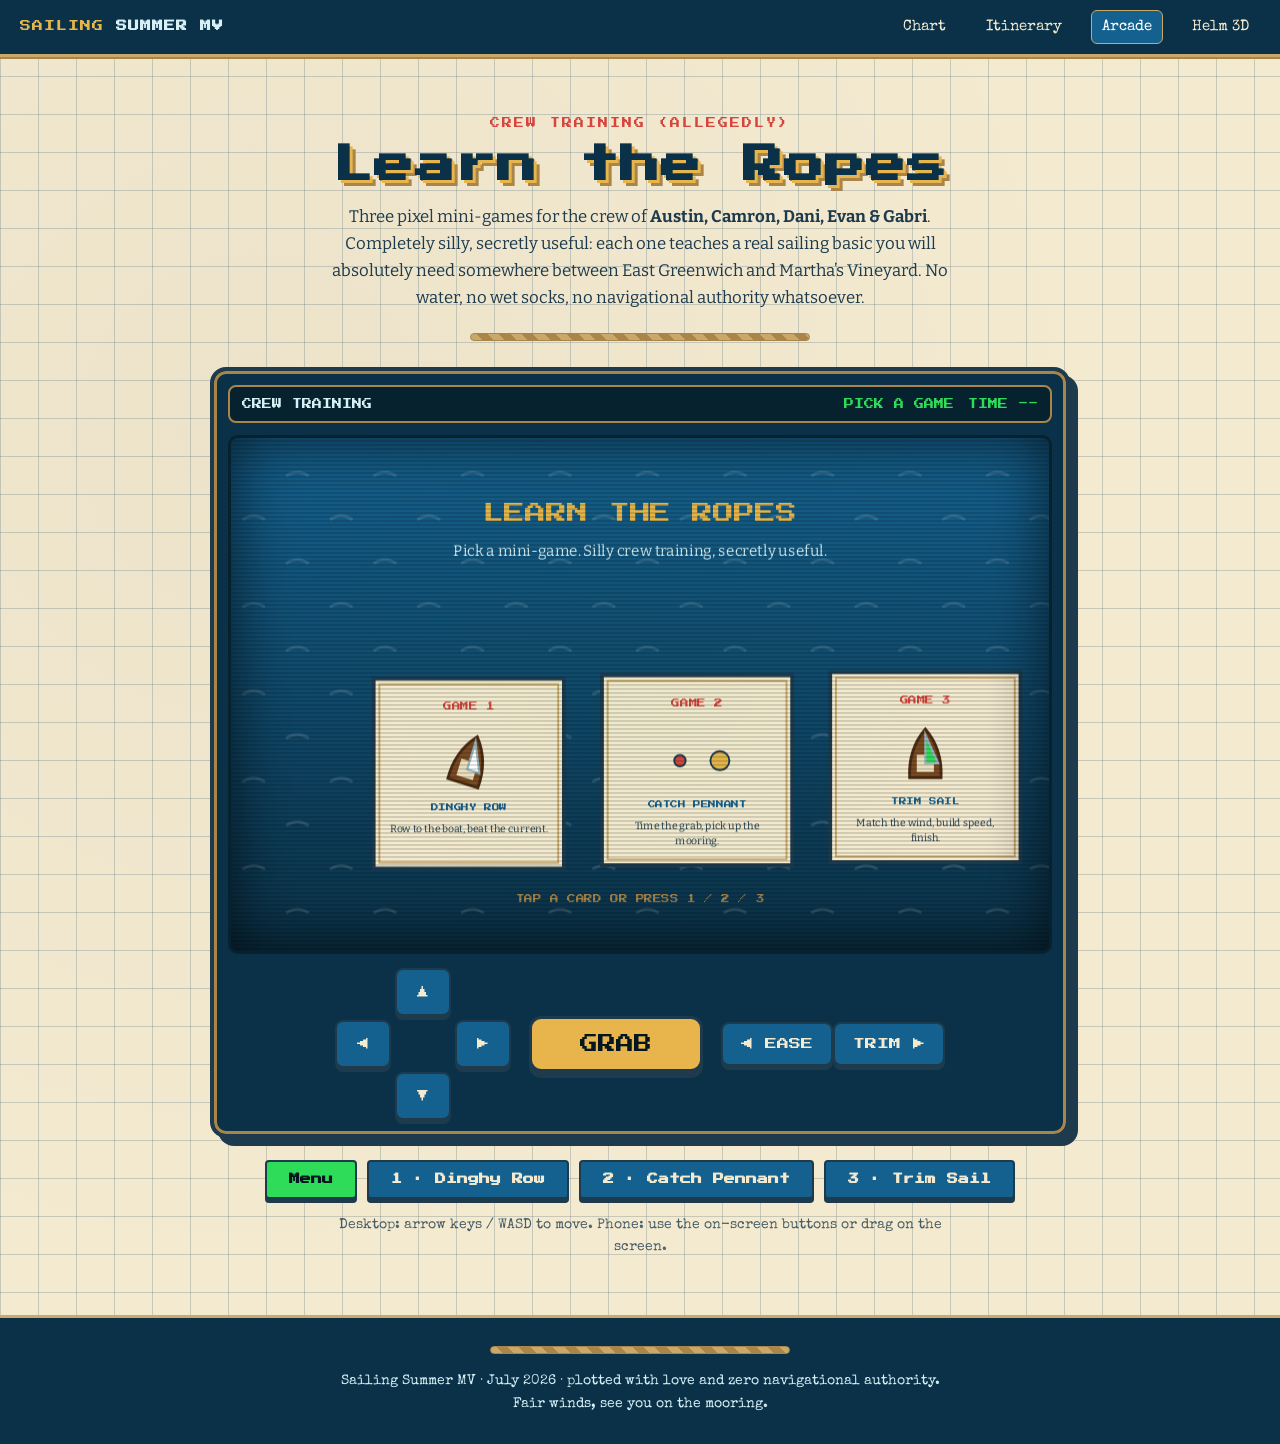
<file: arcade.html>
<!DOCTYPE html>
<html lang="en">
<head>
<meta charset="utf-8">
<meta name="viewport" content="width=device-width, initial-scale=1">
<title>Sailing Summer MV — Arcade: Learn the Ropes</title>
<meta name="description" content="Three silly retro-pixel mini-games that teach the crew real sailing basics: row the dinghy, catch the mooring pennant, and trim the sail.">
<link rel="stylesheet" href="css/chart.css">
<link rel="stylesheet" href="css/arcade.css">
</head>
<body>

<nav class="chart-nav">
  <a class="brand" href="index.html">SAILING <b>SUMMER MV</b></a>
  <span class="spacer"></span>
  <a class="navlink" href="index.html">Chart</a>
  <a class="navlink" href="index.html#itinerary">Itinerary</a>
  <a class="navlink active" href="arcade.html">Arcade</a>
  <a class="navlink" href="helm.html">Helm 3D</a>
</nav>

<!-- ===================== INTRO ===================== -->
<section class="section arcade-intro">
  <div class="wrap center">
    <p class="eyebrow">Crew Training (allegedly)</p>
    <h1 class="arcade-title">Learn the Ropes</h1>
    <p class="arcade-lede">
      Three pixel mini-games for the crew of <b>Austin, Camron, Dani, Evan
      &amp; Gabri</b>. Completely silly, secretly useful: each one teaches a
      real sailing basic you will absolutely need somewhere between East
      Greenwich and Martha&rsquo;s Vineyard. No water, no wet socks, no
      navigational authority whatsoever.
    </p>
    <div class="rope-rule" style="max-width:340px;margin:22px auto 0"></div>
  </div>
</section>

<!-- ===================== ARCADE ===================== -->
<section class="arcade-stage-section">
  <div class="wrap">
    <div class="arcade-cabinet">

      <!-- HUD bar -->
      <div class="hud" id="hud">
        <div class="hud-left">
          <span class="hud-game" id="hudGame">CREW TRAINING</span>
        </div>
        <div class="hud-right">
          <span class="hud-stat" id="hudScore">SCORE 0</span>
          <span class="hud-stat" id="hudTime">TIME --</span>
        </div>
      </div>

      <!-- The shared canvas -->
      <div class="screen-wrap">
        <canvas id="game" width="860" height="540" aria-label="Sailing arcade game screen"></canvas>
        <div class="scanlines" aria-hidden="true"></div>
      </div>

      <!-- Touch / on-screen controls (shown per game) -->
      <div class="controls" id="controls" aria-hidden="false">

        <!-- D-pad (Game 1) -->
        <div class="ctl-group dpad" id="ctlDpad" hidden>
          <button class="pad up"    data-dir="up"    aria-label="Row up">&#9650;</button>
          <button class="pad left"  data-dir="left"  aria-label="Row left">&#9664;</button>
          <button class="pad right" data-dir="right" aria-label="Row right">&#9654;</button>
          <button class="pad down"  data-dir="down"  aria-label="Row down">&#9660;</button>
        </div>

        <!-- Single action button (Game 2) -->
        <div class="ctl-group action" id="ctlGrab" hidden>
          <button class="bigbtn" id="grabBtn">GRAB</button>
        </div>

        <!-- Trim controls (Game 3) -->
        <div class="ctl-group trim" id="ctlTrim" hidden>
          <button class="pad" id="trimLeft" aria-label="Ease sail">&#9664; EASE</button>
          <button class="pad" id="trimRight" aria-label="Trim sail">TRIM &#9654;</button>
        </div>

      </div>
    </div>

    <!-- Level select / menu under the cabinet -->
    <div class="level-select" id="levelSelect">
      <button class="btn pixel sel-btn" data-game="0">Menu</button>
      <button class="btn pixel sel-btn" data-game="1">1 &middot; Dinghy Row</button>
      <button class="btn pixel sel-btn" data-game="2">2 &middot; Catch Pennant</button>
      <button class="btn pixel sel-btn" data-game="3">3 &middot; Trim Sail</button>
    </div>

    <p class="ctl-hint" id="ctlHint">
      Desktop: arrow keys / WASD to move. Phone: use the on-screen buttons or drag on the screen.
    </p>
  </div>
</section>

<footer class="chart-foot">
  <div class="rope-rule" style="max-width:300px;margin:0 auto 16px"></div>
  Sailing Summer MV &middot; July 2026 &middot; plotted with love and zero navigational authority.<br>
  Fair winds, see you on the mooring.
</footer>

<script src="js/arcade.js"></script>
</body>
</html>
</file>
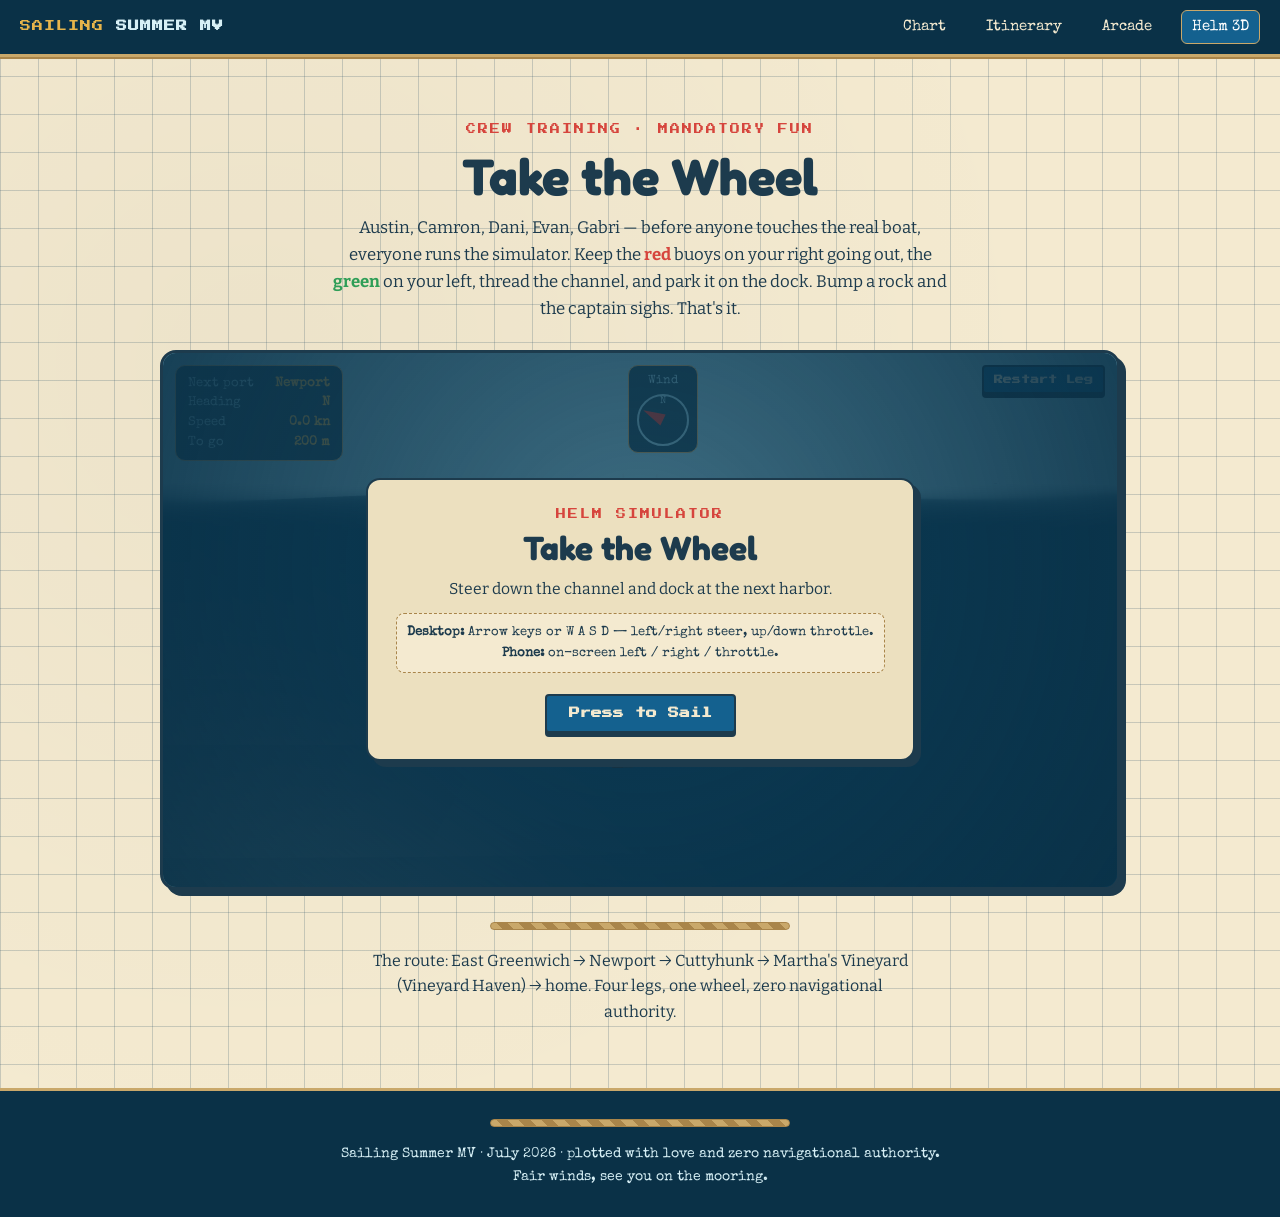
<file: helm.html>
<!DOCTYPE html>
<html lang="en">
<head>
  <meta charset="utf-8">
  <meta name="viewport" content="width=device-width, initial-scale=1, viewport-fit=cover">
  <title>Helm 3D &middot; Sailing Summer MV</title>
  <meta name="description" content="Take the wheel — a tiny 3D sailing game. Steer the boat down the channel and dock at the next harbor.">

  <link rel="stylesheet" href="css/chart.css">
  <link rel="stylesheet" href="css/helm.css">
</head>
<body>

  <nav class="chart-nav">
    <a class="brand" href="index.html">SAILING <b>SUMMER MV</b></a>
    <span class="spacer"></span>
    <a class="navlink" href="index.html">Chart</a>
    <a class="navlink" href="index.html#itinerary">Itinerary</a>
    <a class="navlink" href="arcade.html">Arcade</a>
    <a class="navlink active" href="helm.html">Helm 3D</a>
  </nav>

  <!-- intro -->
  <section class="section" style="padding-bottom:28px">
    <div class="wrap center">
      <div class="eyebrow">Crew Training &middot; Mandatory Fun</div>
      <h1 style="font-size:clamp(2rem,5vw,3.2rem);margin:.2em 0">Take the Wheel</h1>
      <p style="max-width:620px;margin:0 auto;font-size:1.05rem">
        Austin, Camron, Dani, Evan, Gabri &mdash; before anyone touches the real boat,
        everyone runs the simulator. Keep the <b style="color:var(--buoy-red)">red</b> buoys
        on your right going out, the <b style="color:var(--buoy-green)">green</b> on your left,
        thread the channel, and park it on the dock. Bump a rock and the captain sighs. That's it.
      </p>
    </div>
  </section>

  <!-- game -->
  <div class="wrap">
    <div id="stage" class="helm-stage">
      <canvas id="helm-canvas"></canvas>

      <!-- HUD -->
      <div id="hud" class="hud">
        <div class="hud-card">
          <div class="hud-row"><span class="hud-lbl">Next port</span><span id="hud-dest" class="hud-val">Newport</span></div>
          <div class="hud-row"><span class="hud-lbl">Heading</span><span id="hud-head" class="hud-val">N</span></div>
          <div class="hud-row"><span class="hud-lbl">Speed</span><span id="hud-speed" class="hud-val">0.0 kn</span></div>
          <div class="hud-row"><span class="hud-lbl">To go</span><span id="hud-dist" class="hud-val">--</span></div>
        </div>
        <div class="hud-wind">
          <div class="hud-lbl center">Wind</div>
          <div class="compass">
            <div id="wind-arrow" class="wind-arrow"></div>
            <span class="compass-n">N</span>
          </div>
        </div>
        <button id="restart" class="btn pixel" type="button">Restart Leg</button>
      </div>

      <!-- touch controls -->
      <div id="touch" class="touch">
        <button class="tbtn" id="t-left" aria-label="Steer left">&#9664;</button>
        <div class="tcol">
          <button class="tbtn" id="t-up" aria-label="Throttle up">&#9650;</button>
          <button class="tbtn" id="t-down" aria-label="Throttle down">&#9660;</button>
        </div>
        <button class="tbtn" id="t-right" aria-label="Steer right">&#9654;</button>
      </div>

      <!-- start overlay -->
      <div id="overlay" class="overlay">
        <div class="overlay-card">
          <div class="eyebrow">Helm Simulator</div>
          <h2>Take the Wheel</h2>
          <p>Steer down the channel and dock at the next harbor.</p>
          <p class="legend">
            <b>Desktop:</b> Arrow keys or W A S D &mdash; left/right steer, up/down throttle.<br>
            <b>Phone:</b> on-screen left / right / throttle.
          </p>
          <button id="start-btn" class="btn pixel" type="button">Press to Sail</button>
        </div>
      </div>

      <!-- win overlay -->
      <div id="win" class="overlay hidden">
        <div class="overlay-card">
          <div class="eyebrow">Moored Up</div>
          <h2 id="win-title">Docked!</h2>
          <p id="win-sub">Welcome to Newport. Lines secured, fenders out, drinks on.</p>
          <button id="next-leg" class="btn pixel" type="button">Next Leg</button>
        </div>
      </div>
    </div>
  </div>

  <section class="section" style="padding-top:32px">
    <div class="wrap center">
      <div class="rope-rule" style="max-width:300px;margin:0 auto 18px"></div>
      <p style="max-width:560px;margin:0 auto;color:var(--ink)">
        The route: East Greenwich &rarr; Newport &rarr; Cuttyhunk &rarr; Martha's Vineyard
        (Vineyard Haven) &rarr; home. Four legs, one wheel, zero navigational authority.
      </p>
    </div>
  </section>

  <footer class="chart-foot">
    <div class="rope-rule" style="max-width:300px;margin:0 auto 16px"></div>
    Sailing Summer MV &middot; July 2026 &middot; plotted with love and zero navigational authority.<br>
    Fair winds, see you on the mooring.
  </footer>

  <script type="module" src="js/helm.js"></script>
</body>
</html>
</file>
<file: css/chart.css>
/* =========================================================================
   Sailing Summer MV  —  shared "nautical chart" design system
   Blend of: real nautical chart (soundings, compass, rope) + cartoon boats
   + retro-pixel arcade accents.  NO EMOJI anywhere.
   ========================================================================= */

@import url('https://fonts.googleapis.com/css2?family=Fredoka:wght@400;500;600;700&family=Special+Elite&family=Press+Start+2P&family=Bitter:ital,wght@0,400;0,600;1,400&display=swap');

:root {
  /* --- chart palette --- */
  --sea-deep:      #0a3147;
  --sea:           #14618f;
  --sea-mid:       #2b86b8;
  --sea-shallow:   #8ecadd;
  --sea-foam:      #d7f0f6;

  --parchment:     #f4ead0;
  --parchment-2:   #ece0bf;
  --parchment-3:   #e2d3a8;
  --land:          #efe3c0;

  --ink:           #1d3b4d;
  --ink-soft:      #41607240;

  --buoy-red:      #d6453d;
  --buoy-green:    #2f9e57;
  --rope:          #c9a86a;
  --rope-dark:     #a9854a;
  --route:         #2fdc5a;   /* the bright hand-drawn green from the group chat */
  --route-glow:    #2fdc5a66;
  --gold:          #e7b54b;

  /* --- fonts --- */
  --font-display: 'Fredoka', system-ui, sans-serif;   /* rounded, friendly */
  --font-chart:   'Special Elite', 'Courier New', monospace; /* chart labels */
  --font-body:    'Bitter', Georgia, serif;
  --font-pixel:   'Press Start 2P', monospace;

  --maxw: 1080px;
}

* { box-sizing: border-box; }

html { scroll-behavior: smooth; }

body {
  margin: 0;
  font-family: var(--font-body);
  color: var(--ink);
  background-color: var(--parchment);
  /* faint chart grid + paper grain */
  background-image:
    linear-gradient(var(--ink-soft) 1px, transparent 1px),
    linear-gradient(90deg, var(--ink-soft) 1px, transparent 1px),
    radial-gradient(circle at 20% 30%, #00000008 0%, transparent 60%);
  background-size: 38px 38px, 38px 38px, 100% 100%;
  line-height: 1.6;
  -webkit-font-smoothing: antialiased;
}

h1, h2, h3 { font-family: var(--font-display); line-height: 1.1; font-weight: 700; }
a { color: var(--sea); }

/* ---------- shared top nav (chart header) ---------- */
.chart-nav {
  position: sticky; top: 0; z-index: 50;
  display: flex; align-items: center; gap: 18px;
  padding: 10px 20px;
  background: var(--sea-deep);
  color: var(--parchment);
  border-bottom: 3px solid var(--rope);
  box-shadow: 0 2px 0 var(--rope-dark);
}
.chart-nav .brand {
  font-family: var(--font-pixel); font-size: 11px; letter-spacing: 1px;
  color: var(--gold); text-decoration: none; white-space: nowrap;
}
.chart-nav .brand b { color: var(--sea-foam); }
.chart-nav .spacer { flex: 1; }
.chart-nav a.navlink {
  color: var(--parchment); text-decoration: none;
  font-family: var(--font-chart); font-size: 0.95rem;
  padding: 4px 10px; border-radius: 6px;
  border: 1px solid transparent;
}
.chart-nav a.navlink:hover { border-color: var(--rope); color: var(--gold); }
.chart-nav a.navlink.active { background: var(--sea); border-color: var(--rope); color: #fff; }

/* ---------- buttons ---------- */
.btn {
  display: inline-block; cursor: pointer;
  font-family: var(--font-display); font-weight: 600; font-size: 1rem;
  color: var(--parchment); background: var(--sea);
  padding: 12px 22px; border-radius: 999px;
  border: 2px solid var(--ink);
  box-shadow: 0 4px 0 var(--ink);
  text-decoration: none;
  transition: transform .08s ease, box-shadow .08s ease;
}
.btn:hover { transform: translateY(2px); box-shadow: 0 2px 0 var(--ink); }
.btn:active { transform: translateY(4px); box-shadow: 0 0 0 var(--ink); }
.btn.alt { background: var(--buoy-red); }
.btn.ghost { background: transparent; color: var(--ink); box-shadow: 0 4px 0 var(--rope-dark); }
.btn.pixel { font-family: var(--font-pixel); font-size: 11px; border-radius: 4px; box-shadow: 0 4px 0 var(--ink); }

/* ---------- layout helpers ---------- */
.wrap { max-width: var(--maxw); margin: 0 auto; padding: 0 20px; }
.section { padding: 64px 0; }
.center { text-align: center; }
.eyebrow {
  font-family: var(--font-pixel); font-size: 10px; letter-spacing: 2px;
  color: var(--buoy-red); text-transform: uppercase;
}

/* ---------- chart card ---------- */
.card {
  background: var(--parchment-2);
  border: 2px solid var(--ink);
  border-radius: 14px;
  box-shadow: 6px 6px 0 var(--ink);
  padding: 22px;
}

/* dashed depth-contour divider */
.contour {
  height: 0; border: none;
  border-top: 2px dashed #2b86b870;
  margin: 40px 0;
}

/* footer */
.chart-foot {
  background: var(--sea-deep); color: var(--sea-foam);
  border-top: 3px solid var(--rope);
  text-align: center; padding: 28px 20px;
  font-family: var(--font-chart); font-size: 0.9rem;
}
.chart-foot a { color: var(--gold); }

/* sounding numbers scattered as decoration (used via .sounding spans) */
.sounding { font-family: var(--font-chart); color: #2b86b8aa; font-size: 0.8rem; }

/* small helper: rope rule */
.rope-rule {
  height: 8px; border-radius: 8px; margin: 22px 0;
  background:
    repeating-linear-gradient(45deg, var(--rope) 0 8px, var(--rope-dark) 8px 16px);
  border: 1px solid var(--rope-dark);
}

@media (max-width: 640px) {
  .chart-nav { gap: 8px; padding: 8px 12px; flex-wrap: wrap; }
  .chart-nav .brand { font-size: 9px; }
  .chart-nav a.navlink { font-size: 0.8rem; padding: 3px 7px; }
  .section { padding: 44px 0; }
}
</file>
<file: css/arcade.css>
/* =========================================================================
   Sailing Summer MV  —  ARCADE page styling
   Page-specific only. Shared tokens come from chart.css.
   Retro pixel / CRT cabinet feel.  NO EMOJI anywhere.
   ========================================================================= */

/* ---------- intro ---------- */
.arcade-intro {
  padding: 48px 0 26px;
}
.arcade-title {
  font-family: var(--font-pixel);
  font-size: clamp(20px, 5vw, 40px);
  color: var(--sea-deep);
  letter-spacing: 1px;
  margin: 12px 0 16px;
  text-shadow: 3px 3px 0 var(--gold), 6px 6px 0 var(--rope-dark);
}
.arcade-lede {
  font-family: var(--font-body);
  max-width: 640px;
  margin: 0 auto;
  font-size: 1.05rem;
}

/* ---------- the cabinet ---------- */
.arcade-stage-section { padding: 0 0 56px; }

.arcade-cabinet {
  max-width: 860px;
  margin: 0 auto;
  background: var(--sea-deep);
  border: 4px solid var(--ink);
  border-radius: 16px;
  box-shadow: 8px 8px 0 var(--ink), inset 0 0 0 3px var(--rope-dark);
  padding: 14px;
}

/* HUD */
.hud {
  display: flex;
  align-items: center;
  justify-content: space-between;
  gap: 10px;
  font-family: var(--font-pixel);
  font-size: 10px;
  color: var(--gold);
  background: #06222f;
  border: 2px solid var(--rope-dark);
  border-radius: 8px;
  padding: 9px 12px;
  margin-bottom: 12px;
}
.hud-game { color: var(--sea-foam); }
.hud-right { display: flex; gap: 14px; }
.hud-stat { color: var(--route); white-space: nowrap; }

/* the screen + CRT overlay */
.screen-wrap {
  position: relative;
  width: 100%;
  border-radius: 10px;
  overflow: hidden;
  border: 3px solid #06222f;
  box-shadow: inset 0 0 24px #000a;
  line-height: 0;
  background: #04161f;
}
#game {
  display: block;
  width: 100%;
  height: auto;          /* JS keeps the 860x540 aspect via attributes/DPR */
  touch-action: none;    /* allow drag controls without page scroll */
  cursor: pointer;
}
.scanlines {
  position: absolute; inset: 0;
  pointer-events: none;
  background: repeating-linear-gradient(
    to bottom, #0000 0 2px, #00000022 2px 4px);
  mix-blend-mode: multiply;
  border-radius: 8px;
}
.scanlines::after {
  /* subtle vignette + screen glow */
  content: "";
  position: absolute; inset: 0;
  box-shadow: inset 0 0 60px #000a;
  background: radial-gradient(circle at 50% 40%, #2fdc5a08, transparent 70%);
}

/* ---------- on-screen controls ---------- */
.controls {
  display: flex;
  align-items: center;
  justify-content: center;
  gap: 18px;
  margin-top: 14px;
  min-height: 8px;
  flex-wrap: wrap;
}
.ctl-group { display: flex; }

/* d-pad as a 3x3 grid */
.dpad {
  display: grid;
  grid-template-columns: repeat(3, 56px);
  grid-template-rows: repeat(3, 48px);
  gap: 4px;
}
.dpad .up    { grid-column: 2; grid-row: 1; }
.dpad .left  { grid-column: 1; grid-row: 2; }
.dpad .right { grid-column: 3; grid-row: 2; }
.dpad .down  { grid-column: 2; grid-row: 3; }

.pad {
  font-family: var(--font-pixel);
  font-size: 12px;
  color: var(--parchment);
  background: var(--sea);
  border: 2px solid var(--ink);
  border-radius: 8px;
  box-shadow: 0 4px 0 var(--ink);
  cursor: pointer;
  padding: 10px 12px;
  user-select: none;
  -webkit-user-select: none;
  touch-action: manipulation;
}
.pad:active { transform: translateY(3px); box-shadow: 0 1px 0 var(--ink); }

.trim .pad { padding: 14px 18px; }

.bigbtn {
  font-family: var(--font-pixel);
  font-size: 18px;
  color: #04161f;
  background: var(--gold);
  border: 3px solid var(--ink);
  border-radius: 12px;
  box-shadow: 0 6px 0 var(--ink);
  padding: 16px 48px;
  cursor: pointer;
  user-select: none;
  -webkit-user-select: none;
  touch-action: manipulation;
}
.bigbtn:active { transform: translateY(4px); box-shadow: 0 2px 0 var(--ink); }

/* ---------- level select ---------- */
.level-select {
  display: flex;
  flex-wrap: wrap;
  justify-content: center;
  gap: 10px;
  max-width: 860px;
  margin: 22px auto 0;
}
.sel-btn { font-size: 9px; }
.sel-btn.current {
  background: var(--route);
  color: #04161f;
}

.ctl-hint {
  text-align: center;
  font-family: var(--font-chart);
  color: var(--ink);
  opacity: 0.8;
  font-size: 0.85rem;
  max-width: 640px;
  margin: 16px auto 0;
}

@media (max-width: 640px) {
  .arcade-cabinet { padding: 10px; border-width: 3px; box-shadow: 5px 5px 0 var(--ink), inset 0 0 0 2px var(--rope-dark); }
  .hud { font-size: 8px; padding: 7px 9px; }
  .hud-right { gap: 9px; }
  .dpad { grid-template-columns: repeat(3, 52px); grid-template-rows: repeat(3, 44px); }
  .bigbtn { font-size: 15px; padding: 14px 34px; }
  .sel-btn { font-size: 8px; padding: 9px 12px; }
}
</file>
<file: css/helm.css>
/* =========================================================================
   Helm 3D — page-specific styles (the chart.css tokens do the heavy lifting)
   ========================================================================= */

.helm-stage {
  position: relative;
  width: 100%;
  max-width: 960px;
  margin: 0 auto;
  aspect-ratio: 16 / 9;
  border: 3px solid var(--ink);
  border-radius: 16px;
  overflow: hidden;
  box-shadow: 6px 6px 0 var(--ink);
  background: var(--sea-deep);
  touch-action: none;            /* stop scroll/zoom on the canvas */
  user-select: none;
}

#helm-canvas {
  display: block;
  width: 100%;
  height: 100%;
}

/* ---------- HUD ---------- */
.hud {
  position: absolute;
  top: 12px; left: 12px; right: 12px;
  display: flex;
  align-items: flex-start;
  justify-content: space-between;
  gap: 10px;
  pointer-events: none;          /* let clicks fall through except buttons */
}
.hud > * { pointer-events: auto; }

.hud-card {
  background: #0a3147cc;
  border: 1px solid var(--rope);
  border-radius: 10px;
  padding: 8px 12px;
  color: var(--sea-foam);
  font-family: var(--font-chart);
  font-size: 0.82rem;
  min-width: 168px;
  backdrop-filter: blur(2px);
}
.hud-row {
  display: flex; justify-content: space-between; gap: 14px;
  line-height: 1.5;
}
.hud-lbl { color: var(--sea-shallow); }
.hud-val { color: var(--gold); font-weight: bold; }
.center { text-align: center; }

.hud-wind {
  background: #0a3147cc;
  border: 1px solid var(--rope);
  border-radius: 10px;
  padding: 6px 8px;
  color: var(--sea-foam);
  font-family: var(--font-chart);
  font-size: 0.72rem;
}
.compass {
  position: relative;
  width: 52px; height: 52px;
  margin: 4px auto 0;
  border: 2px solid var(--sea-shallow);
  border-radius: 50%;
}
.compass-n {
  position: absolute; top: -2px; left: 50%; transform: translateX(-50%);
  font-size: 0.6rem; color: var(--sea-shallow);
}
.wind-arrow {
  position: absolute; top: 50%; left: 50%;
  width: 0; height: 0;
  border-left: 6px solid transparent;
  border-right: 6px solid transparent;
  border-bottom: 22px solid var(--buoy-red);
  transform-origin: 50% 100%;
  transform: translate(-50%, -100%) rotate(0deg);
  transition: transform .25s linear;
}

#restart { font-size: 9px; padding: 8px 10px; }

/* ---------- touch controls ---------- */
.touch {
  position: absolute;
  bottom: 12px; left: 12px; right: 12px;
  display: flex;
  align-items: center;
  justify-content: space-between;
  gap: 10px;
  pointer-events: none;
}
.touch .tbtn, .touch .tcol { pointer-events: auto; }
.tcol { display: flex; flex-direction: column; gap: 8px; }
.tbtn {
  width: 58px; height: 52px;
  font-size: 1.1rem;
  color: var(--parchment);
  background: #14618fcc;
  border: 2px solid var(--ink);
  border-radius: 12px;
  box-shadow: 0 3px 0 var(--ink);
  cursor: pointer;
  display: flex; align-items: center; justify-content: center;
  -webkit-tap-highlight-color: transparent;
}
.tbtn:active { transform: translateY(2px); box-shadow: 0 1px 0 var(--ink); background: var(--sea-mid); }

/* hide touch pad on hover-capable / fine pointers (desktop) */
@media (hover: hover) and (pointer: fine) {
  .touch { display: none; }
}

/* ---------- overlays ---------- */
.overlay {
  position: absolute; inset: 0;
  display: flex; align-items: center; justify-content: center;
  background: radial-gradient(circle at 50% 40%, #0a314799, #0a3147ee);
  z-index: 20;
}
.overlay.hidden { display: none; }
.overlay-card {
  text-align: center;
  background: var(--parchment-2);
  border: 2px solid var(--ink);
  border-radius: 14px;
  box-shadow: 6px 6px 0 var(--ink);
  padding: 26px 28px;
  max-width: 80%;
}
.overlay-card h2 { font-size: clamp(1.4rem, 4vw, 2.1rem); margin: .25em 0; color: var(--ink); }
.overlay-card p { margin: .4em 0; color: var(--ink); font-size: .98rem; }
.overlay-card .legend {
  font-family: var(--font-chart);
  font-size: .82rem;
  background: var(--parchment);
  border: 1px dashed var(--rope-dark);
  border-radius: 8px;
  padding: 8px 10px;
  margin-top: 12px;
}
.overlay-card .btn { margin-top: 16px; }

/* ---------- small screens ---------- */
@media (max-width: 640px) {
  .helm-stage { border-radius: 12px; }
  .hud-card { min-width: 0; font-size: .72rem; padding: 6px 8px; }
  .hud-wind { font-size: .62rem; }
  .compass { width: 42px; height: 42px; }
  .tbtn { width: 64px; height: 56px; }
  #restart { font-size: 8px; }
}
</file>
